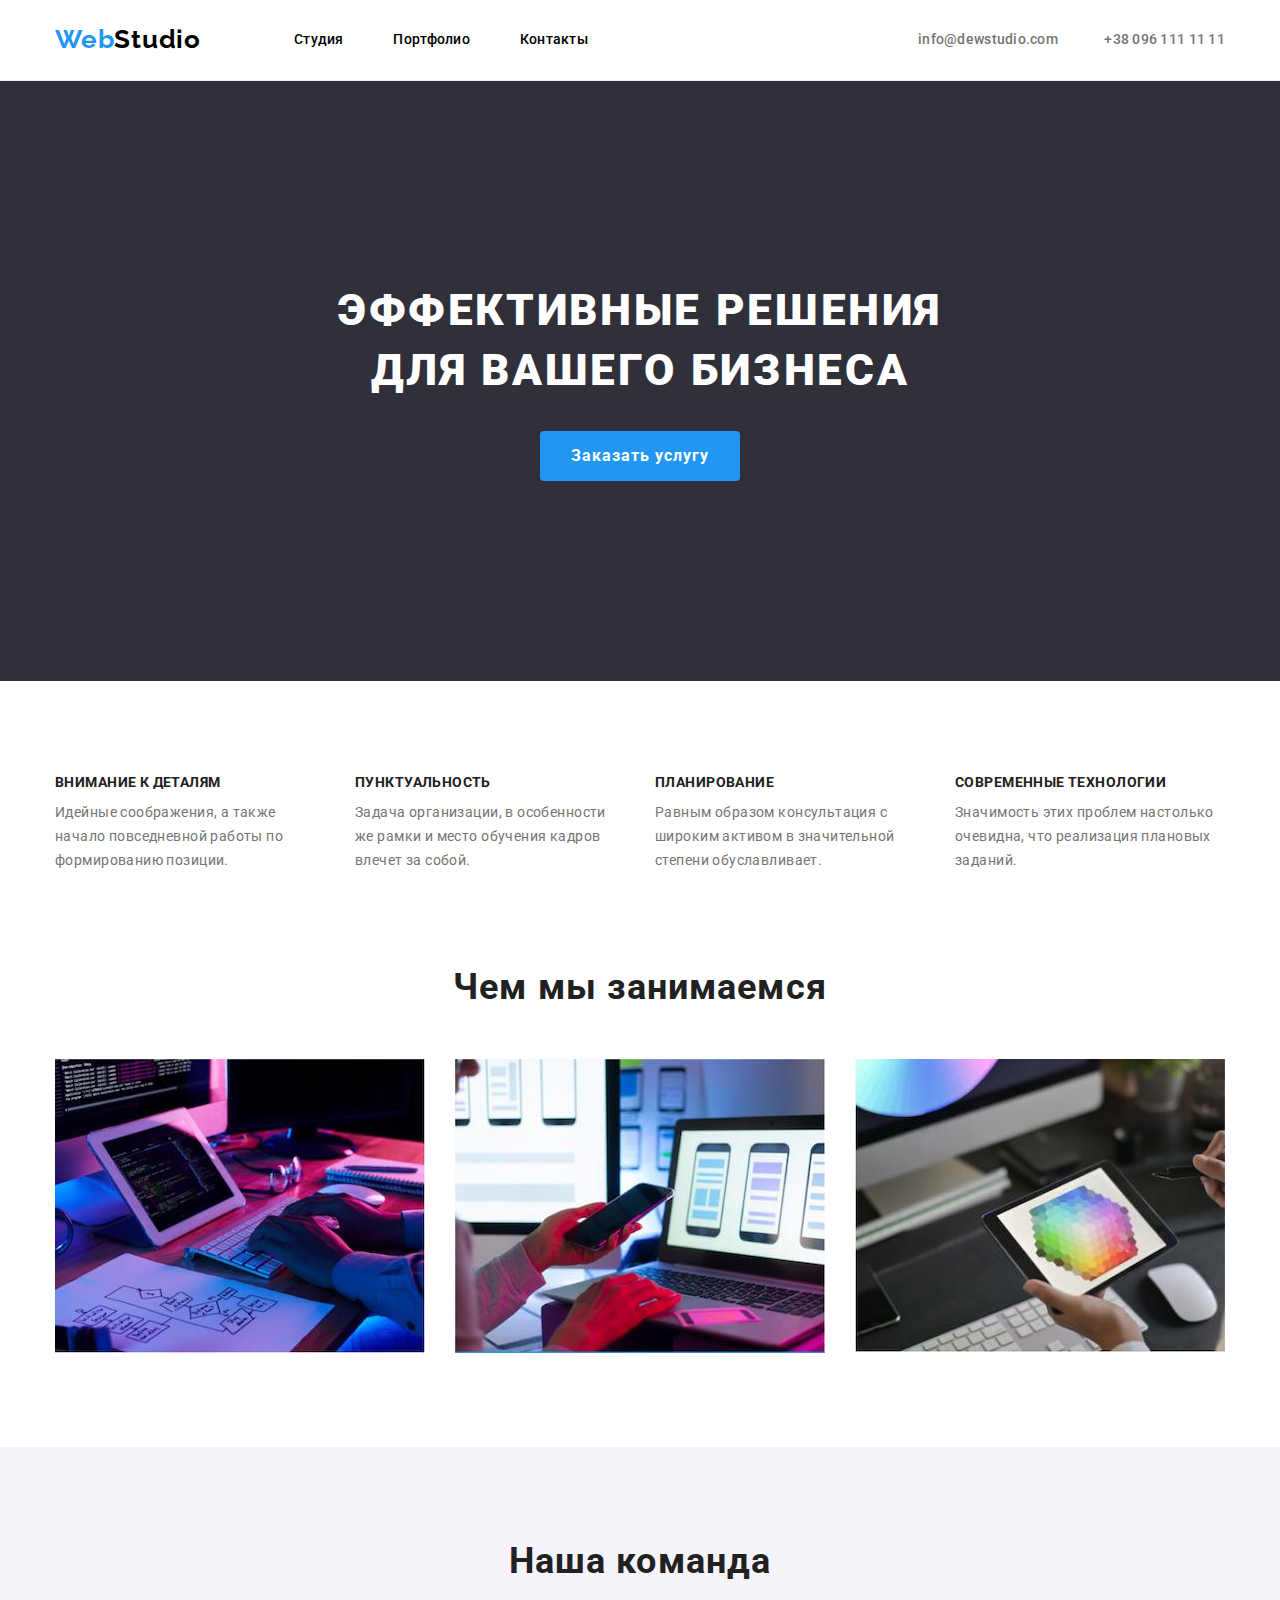
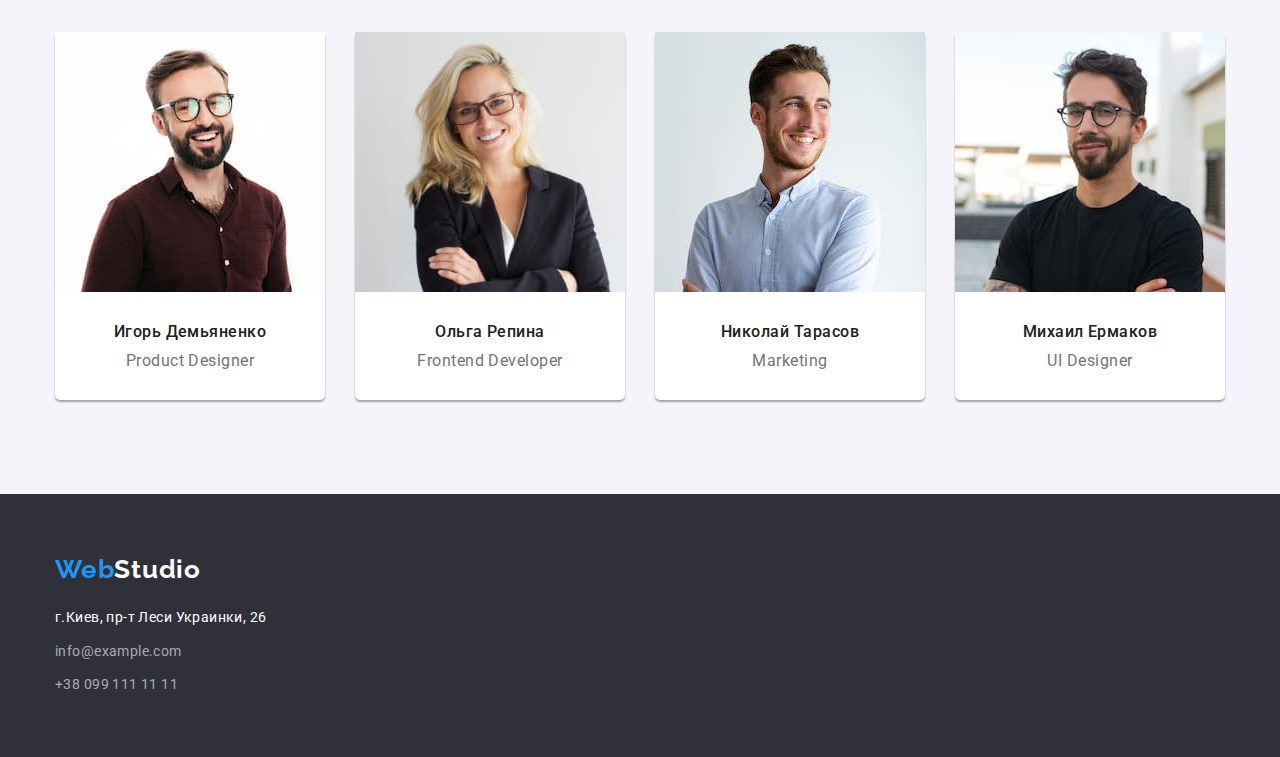
<file: index.html>
<!DOCTYPE html>
<html lang="ru">
  <head>
    <meta charset="UTF-8" />
    <meta http-equiv="X-UA-Compatible" content="IE=edge" />
    <meta name="viewport" content="width=device-width, initial-scale=1.0" />
    <title>WebStudio</title>

    <link rel="preconnect" href="https://fonts.googleapis.com" />
    <link rel="preconnect" href="https://fonts.gstatic.com" crossorigin />
    <link
      href="https://fonts.googleapis.com/css2?family=Raleway:wght@700&family=Roboto:wght@400;500;700;900&display=swap"
      rel="stylesheet"
    />
    <link
      rel="stylesheet"
      href="https://cdnjs.cloudflare.com/ajax/libs/modern-normalize/1.0.0/modern-normalize.min.css"
    />
    <link rel="stylesheet" href="./css/styles.css" />
  </head>

  <body>
    <header class="header">
      <div class="container">
        <div class="flexer">
          <nav class="header-navigation">
            <a href="./" class="logo"><span class="blue">Web</span>Studio</a>
            <ul class="header-list">
              <li class="header-item">
                <a href="./" class="header-link">Студия</a>
              </li>
              <li class="header-item">
                <a href="./portfolio.html" class="header-link">Портфолио</a>
              </li>
              <li class="header-item">
                <a href="/contact/" class="header-link">Контакты</a>
              </li>
            </ul>
          </nav>
          <div class="head-address">
            <a href="mailto:info@dewstudio.com">info@dewstudio.com</a>
            <a href="tel:+380961111111">+38 096 111 11 11</a>
          </div>
        </div>
      </div>
    </header>
    <main class="main">
      <section class="hero section">
        <div class="hero-content container">
          <h1 class="hero-title">Эффективные решения для вашего бизнеса</h1>
          <button type="button" class="hero-button">Заказать услугу</button>
        </div>
      </section>
      <section class="features section">
        <div class="container">
          <ul class="features-list">
            <li class="features-item">
              <h3 class="features-title">Внимание к деталям</h3>
              <p class="features-text">
                Идейные соображения, а также начало повседневной работы по
                формированию позиции.
              </p>
            </li>
            <li class="features-item">
              <h3 class="features-title">Пунктуальность</h3>
              <p class="features-text">
                Задача организации, в особенности же рамки и место обучения
                кадров влечет за собой.
              </p>
            </li>
            <li class="features-item">
              <h3 class="features-title">Планирование</h3>
              <p class="features-text">
                Равным образом консультация с широким активом в значительной
                степени обуславливает.
              </p>
            </li>
            <li class="features-item">
              <h3 class="features-title">Современные технологии</h3>
              <p class="features-text">
                Значимость этих проблем настолько очевидна, что реализация
                плановых заданий.
              </p>
            </li>
          </ul>
        </div>
      </section>
      <section class="works section">
        <div class="container">
          <h2 class="works-title">Чем мы занимаемся</h2>
          <ul class="works-list">
            <li class="works-item">
              <img
                src="./images/132607.jpg"
                alt="Программист за работой"
                width="370"
              />
            </li>
            <li class="works-item">
              <img
                src="./images/132428.jpg"
                alt="Девушка работает за ноутбуком"
                width="370"
              />
            </li>
            <li class="works-item">
              <img
                src="./images/132641.jpg"
                alt="Смотрит на планшете цветовую палитру"
                width="370"
              />
            </li>
          </ul>
        </div>
      </section>
      <section class="command section">
        <div class="container">
          <h2 class="command-title">Наша команда</h2>
          <ul class="command-list">
            <li class="command-item">
              <img
                src="./images/img-3.jpg"
                alt="Игорь Демьяненко Продакт Дизайнер"
                width="270"
              />

              <h3 class="command-img-title">Игорь Демьяненко</h3>
              <p class="command-text" lang="en">Product Designer</p>
            </li>
            <li class="command-item">
              <img
                src="./images/img-2.jpg"
                alt="Ольга Репина Фронтент Девелопер"
                width="270"
              />

              <h3 class="command-img-title">Ольга Репина</h3>
              <p class="command-text" lang="en">Frontend Developer</p>
            </li>
            <li class="command-item">
              <img
                src="./images/img-1.jpg"
                alt="Николай Тарасов Маркетинг"
                width="270"
              />

              <h3 class="command-img-title">Николай Тарасов</h3>
              <p class="command-text" lang="en">Marketing</p>
            </li>
            <li class="command-item">
              <img
                src="./images/img.jpg"
                alt="Михаил Ермаков Юай Дизайнер"
                width="270"
              />

              <h3 class="command-img-title">Михаил Ермаков</h3>
              <p class="command-text" lang="en">UI Designer</p>
            </li>
          </ul>
        </div>
      </section>
    </main>
    <footer class="footer">
      <div class="container">
        <a href="./" class="logo"><span class="blue">Web</span>Studio</a>
        <address class="address">
          <p>г.Киев, пр-т Леси Украинки, 26</p>
          <a class="footer-link" href="mailto:info@dewstudio.com">
            info@example.com
          </a>
          <a class="footer-link" href="tel:+380991111111">+38 099 111 11 11</a>
        </address>
      </div>
    </footer>
  </body>
</html>
</file>
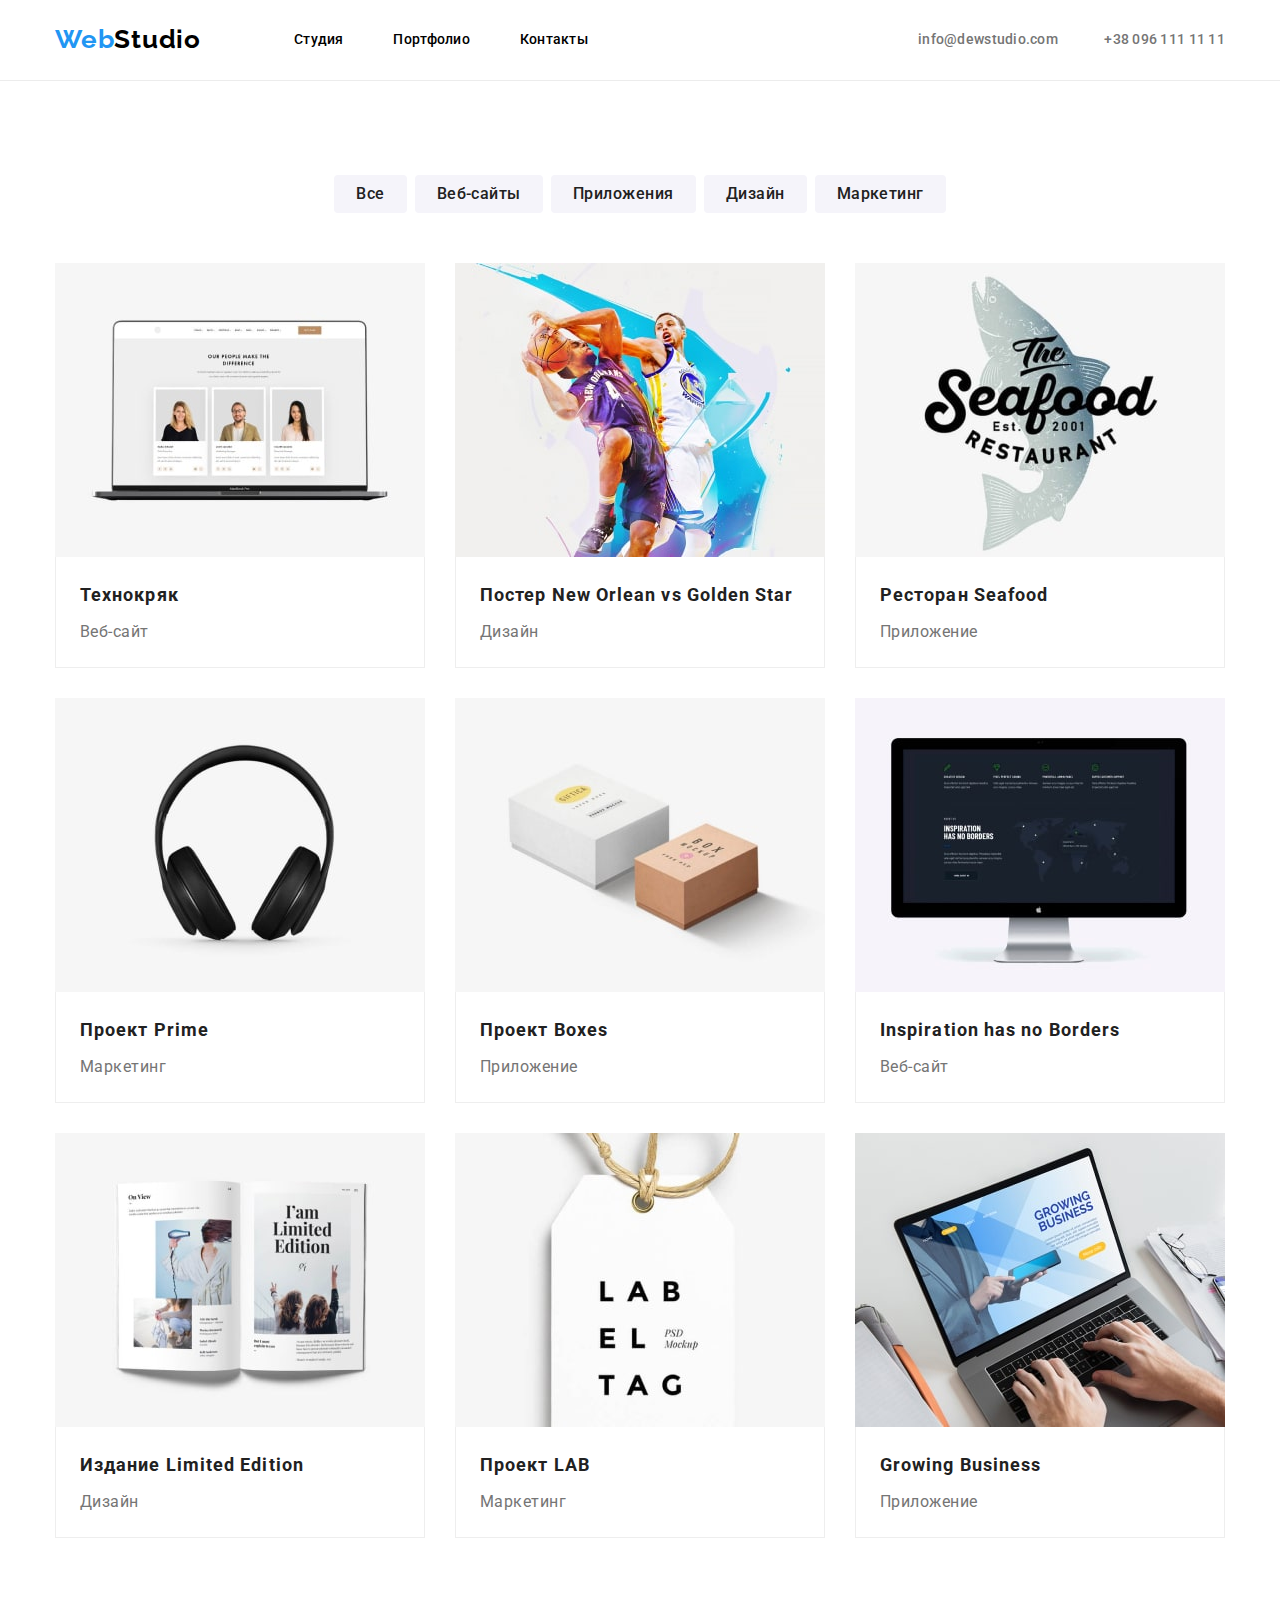
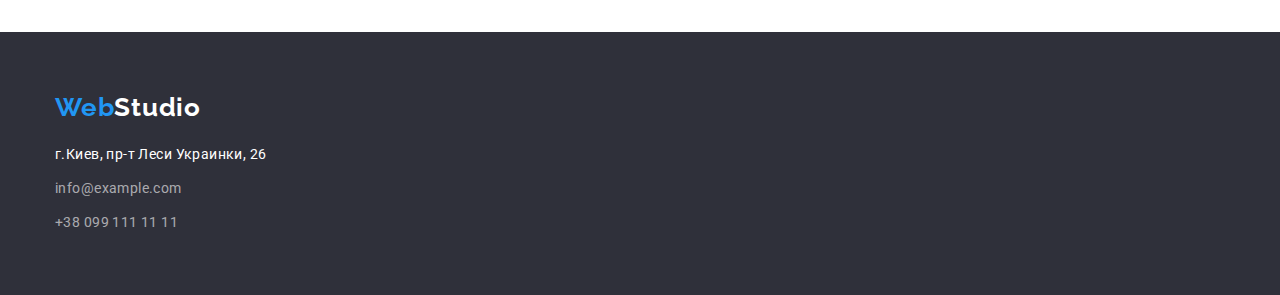
<file: portfolio.html>
<!DOCTYPE html>
<html lang="ru">
  <head>
    <meta charset="UTF-8" />
    <meta http-equiv="X-UA-Compatible" content="IE=edge" />
    <title>Portfolio</title>
    <meta name="viewport" content="width=device-width, initial-scale=1.0" />

    <link rel="preconnect" href="https://fonts.googleapis.com" />
    <link rel="preconnect" href="https://fonts.gstatic.com" crossorigin />
    <link
      href="https://fonts.googleapis.com/css2?family=Raleway:wght@700&family=Roboto:wght@400;500;700;900&display=swap"
      rel="stylesheet"
    />
    <link
      rel="stylesheet"
      href="https://cdnjs.cloudflare.com/ajax/libs/modern-normalize/1.0.0/modern-normalize.min.css"
    />
    <link rel="stylesheet" href="./css/styles.css" />
  </head>
  <body>
    <header class="header">
      <div class="container">
        <div class="flexer">
          <nav class="header-navigation">
            <a href="./" class="logo"><span class="blue">Web</span>Studio</a>
            <ul class="header-list">
              <li class="header-item">
                <a href="./" class="header-link">Студия</a>
              </li>
              <li class="header-item">
                <a href="./portfolio.html" class="header-link">Портфолио</a>
              </li>
              <li class="header-item">
                <a href="/contact/" class="header-link">Контакты</a>
              </li>
            </ul>
          </nav>
          <div class="head-address">
            <a href="mailto:info@dewstudio.com">info@dewstudio.com</a>
            <a href="tel:+380961111111">+38 096 111 11 11</a>
          </div>
        </div>
      </div>
    </header>
    <main class="portfolio-main">
      <section class="portfolio section">
        <div class="container">
          <ul class="portfolio-buttons">
            <li class="portfolio-item">
              <button type="button" class="portfolio-button">Все</button>
            </li>
            <li class="portfolio-item">
              <button type="button" class="portfolio-button">Веб-сайты</button>
            </li>
            <li class="portfolio-item">
              <button type="button" class="portfolio-button">Приложения</button>
            </li>
            <li class="portfolio-item">
              <button type="button" class="portfolio-button">Дизайн</button>
            </li>
            <li class="portfolio-item">
              <button type="button" class="portfolio-button">Маркетинг</button>
            </li>
          </ul>
          <!--!Gallery-->
          <ul class="gallery-list">
            <li class="gallery-item">
              <img
                src="./images/portfolio-1.jpg"
                alt="Экран ноутбука с загруженым сайтом"
                width="370"
                class="gallery-image"
              />
              <div class="gallery-caption">
                <h3 class="gallery-title">Технокряк</h3>
                <p class="gallery-text">Веб-сайт</p>
              </div>
            </li>
            <li class="gallery-item">
              <img
                src="./images/portfolio-2.jpg"
                alt="Два спортсмена играют в баскетбол"
                width="370"
                class="gallery-image"
              />
              <div class="gallery-caption">
                <h3 class="gallery-title">Постер New Orlean vs Golden Star</h3>
                <p class="gallery-text">Дизайн</p>
              </div>
            </li>
            <li class="gallery-item">
              <img
                src="./images/portfolio-3.jpg"
                alt="Красивый логотип ресторана"
                width="370"
                class="gallery-image"
              />
              <div class="gallery-caption">
                <h3 class="gallery-title">Ресторан Seafood</h3>
                <p class="gallery-text">Приложение</p>
              </div>
            </li>
            <li class="gallery-item">
              <img
                src="./images/portfolio-4.jpg"
                alt="Изображение наушников"
                width="370"
                class="gallery-image"
              />
              <div class="gallery-caption">
                <h3 class="gallery-title">Проект Prime</h3>
                <p class="gallery-text">Маркетинг</p>
              </div>
            </li>
            <li class="gallery-item">
              <img
                src="./images/portfolio-5.jpg"
                alt="Две коробки"
                width="370"
                class="gallery-image"
              />
              <div class="gallery-caption">
                <h3 class="gallery-title">Проект Boxes</h3>
                <p class="gallery-text">Приложение</p>
              </div>
            </li>
            <li class="gallery-item">
              <img
                src="./images/portfolio-6.jpg"
                alt="Экран монитора"
                width="370"
                class="gallery-image"
              />
              <div class="gallery-caption">
                <h3 class="gallery-title">Inspiration has no Borders</h3>
                <p class="gallery-text">Веб-сайт</p>
              </div>
            </li>
            <li class="gallery-item">
              <img
                src="./images/portfolio-7.jpg"
                alt="Раскрытая книга"
                width="370"
                class="gallery-image"
              />
              <div class="gallery-caption">
                <h3 class="gallery-title">Издание Limited Edition</h3>
                <p class="gallery-text">Дизайн</p>
              </div>
            </li>
            <li class="gallery-item">
              <img
                src="./images/portfolio-8.jpg"
                alt="Изображение бирки на веревке"
                width="370"
                class="gallery-image"
              />
              <div class="gallery-caption">
                <h3 class="gallery-title">Проект LAB</h3>
                <p class="gallery-text">Маркетинг</p>
              </div>
            </li>
            <li class="gallery-item">
              <img
                src="./images/portfolio-9.jpg"
                alt="Некто печатает на ноутбуке"
                width="370"
                class="gallery-image"
              />
              <div class="gallery-caption">
                <h3 class="gallery-title">Growing Business</h3>
                <p class="gallery-text">Приложение</p>
              </div>
            </li>
          </ul>
        </div>
      </section>
    </main>
    <footer class="footer">
      <div class="container">
        <a href="./" class="logo"><span class="blue">Web</span>Studio</a>
        <address class="address">
          <p>г.Киев, пр-т Леси Украинки, 26</p>
          <a class="footer-link" href="mailto:info@dewstudio.com">
            info@example.com
          </a>
          <a class="footer-link" href="tel:+380991111111">+38 099 111 11 11</a>
        </address>
      </div>
    </footer>
  </body>
</html>
</file>
<file: css/styles.css>
:root {
  --bg-color: #2f303a;
  --accent-color: #2196f3;
  --text-color: #757575;
  --caption-color: #212121;
  --grey-background: #f5f4fa;
}
h1,
h2,
h3,
h4,
h5,
h6,
p {
  margin: 0;
}

ul {
  margin: 0;
  padding: 0;
  list-style: none;
}

button {
  cursor: pointer;
  font-style: inherit;
}

img {
  display: block;
}

body {
  font-family: "Roboto", sans-serif;
  color: var(--text-color);
}
.container {
  width: 1200px;
  padding: 0 15px;
  margin: 0 auto;
}
.section {
  padding-top: 94px;
  padding-bottom: 94px;
}
/* .flex {
  display: flex;
} */
.blue {
  color: var(--accent-color);
}
/* Section Header */
.header {
  padding-top: 24px;
  padding-bottom: 25px;
  border-bottom: 1px solid #ececec;
}
.flexer {
  display: flex;
  justify-content: space-between;
  align-items: center;
}
.header-navigation {
  display: flex;
  align-items: center;
  background-color: #fff;
}
.logo {
  margin-right: 93px;
  font-family: Raleway;
  font-weight: 700;
  font-size: 26px;
  line-height: 1.2;
  letter-spacing: 0.03em;
  text-decoration: none;
  color: #000000;
}
.header-list {
  width: 294px;
  display: flex;
  justify-content: space-between;
}
.header-item {
  font-weight: 500;
  font-size: 14px;
  line-height: 1.2;
  letter-spacing: 0.02em;
}
.header-link {
  text-decoration: none;
  color: #000000;
}
.header-link:hover,
.header-link:focus {
  color: var(--accent-color);
}
.head-address {
  display: flex;
  justify-content: space-between;
  width: 307px;
}
.head-address a {
  text-decoration: none;
  font-weight: 500;
  font-size: 14px;
  line-height: 1.2;
  letter-spacing: 0.02em;
  color: var(--text-color);
}
.head-address a:hover,
.head-address a:focus {
  color: var(--accent-color);
}

/* Section Hero */
.hero {
  padding-top: 200px;
  background: var(--bg-color);
  height: 600px;
}
.hero-title {
  width: 696px;
  text-align: center;
  margin: 0 auto;
  color: #ffffff;
  font-weight: 900;
  font-size: 44px;
  line-height: 1.36;
  letter-spacing: 0.06em;
  text-transform: uppercase;
}
.hero-button {
  display: block;
  width: 200px;
  height: 50px;
  margin-left: auto;
  margin-right: auto;
  margin-top: 30px;
  border-radius: 4px;
  border: 0px;
  font-family: inherit;
  font-weight: 700;
  font-size: 16px;
  line-height: 1.87;
  letter-spacing: 0.06em;
  background-color: var(--accent-color);
  color: #ffffff;
}
/*Section Features*/
.features-list {
  display: flex;
  /*justify-content: space-between; */
}
.features-item {
  width: 270px;
  margin-right: 30px;
}
.features-item:last-child {
  margin: 0;
}
.features-title {
  font-weight: 700;
  font-size: 14px;
  line-height: 1.14;
  letter-spacing: 0.03em;
  text-transform: uppercase;
  color: var(--caption-color);
  margin-bottom: 10px;
}
.features-text {
  font-size: 14px;
  line-height: 1.71;
  letter-spacing: 0.03em;
}
/*Section Works*/
.works {
  padding-top: 0;
}
.works-title {
  font-weight: 700;
  font-size: 36px;
  line-height: 1.16;
  text-align: center;
  letter-spacing: 0.03em;
  color: var(--caption-color);
  margin-bottom: 50px;
}
.works-list {
  display: flex;
  flex-wrap: wrap;
  margin-top: -30px;
  margin-right: -30px;
}
.works-item {
  font-weight: 500;
  font-size: 14px;
  line-height: 1.14;
  letter-spacing: 0.02em;
  margin-right: 30px;
  margin-top: 30px;
  flex-basis: calc((100% - 90px) / 3);
}
/*Section Command*/
.command {
  background-color: var(--grey-background);
}
.command-title {
  font-weight: 700;
  font-size: 36px;
  line-height: 1.16;
  text-align: center;
  letter-spacing: 0.03em;
  color: var(--caption-color);
  margin-bottom: 50px;
}
.command-list {
  display: flex;
  flex-wrap: wrap;
  margin-right: -30px;
  margin-top: -30px;
}
.command-item {
  border-radius: 5px;
  background-color: #ffffff;
  box-shadow: 0 2px 2px rgba(2, 2, 2, 0.342);
  padding-bottom: 30px;
  margin-right: 30px;
  margin-top: 30px;
  flex-basis: calc((100% - 120px) / 4);
}
.command-img-title {
  margin-top: 30px;
  margin-bottom: 10px;
  font-weight: 500;
  font-size: 16px;
  line-height: 1.187;
  text-align: center;
  letter-spacing: 0.03em;
  color: var(--caption-color);
}
.command-text {
  font-size: 16px;
  line-height: 1.187;
  text-align: center;
  letter-spacing: 0.03em;
}
/*Footer*/
.footer {
  background-color: var(--bg-color);
  padding: 60px 0;
}
.footer .logo {
  color: #ffffff;
}
.address {
  margin-top: 20px;
  display: block;
  font-style: normal;
  font-size: 14px;
  line-height: 1.71;
  letter-spacing: 0.03em;
  color: #ffffff;
}
.footer-link {
  display: block;
  color: rgba(255, 255, 255, 0.6);
  margin-top: 10px;
  text-decoration: none;
}
.footer-link:hover,
.footer-link:focus {
  color: var(--accent-color);
}

/*Stranica Portfolio*/
/* Section Portfolio */
.portfolio-buttons {
  display: flex;
  justify-content: center;
  margin-bottom: 50px;
}
.portfolio-item {
  margin-right: 8px;
}
.portfolio-item:last-child {
  margin-right: 0;
}
.portfolio-button {
  display: block;
  padding: 6px 22px;
  font-family: inherit;
  font-weight: 500;
  font-size: 16px;
  line-height: 1.625;
  text-align: center;
  letter-spacing: 0.03em;
  border: 0px;
  border-radius: 4px;
  color: var(--caption-color);
  background-color: var(--grey-background);
}
.portfolio-button:hover,
.portfolio-button:focus {
  color: #ffffff;
  background-color: var(--accent-color);
  box-shadow: 0px 3px 2px rgba(0, 0, 0, 0.3);
}

.gallery-list {
  display: flex;
  flex-wrap: wrap;
  margin-left: -30px;
  margin-top: -30px;
}
.gallery-item {
  margin-left: 30px;
  margin-top: 30px;
  flex-basis: calc((100% - 90px) / 3);
}
.gallery-caption {
  padding: 20px 24px;
  border-left: 1px solid #eeeeee;
  border-right: 1px solid #eeeeee;
  border-bottom: 1px solid #eeeeee;
}
.gallery-title {
  margin-bottom: 4px;
  font-weight: 700;
  font-size: 18px;
  line-height: 2;
  letter-spacing: 0.06em;
  color: var(--caption-color);
}
.gallery-text {
  font-size: 16px;
  line-height: 1.875;
  letter-spacing: 0.03em;
}
</file>
